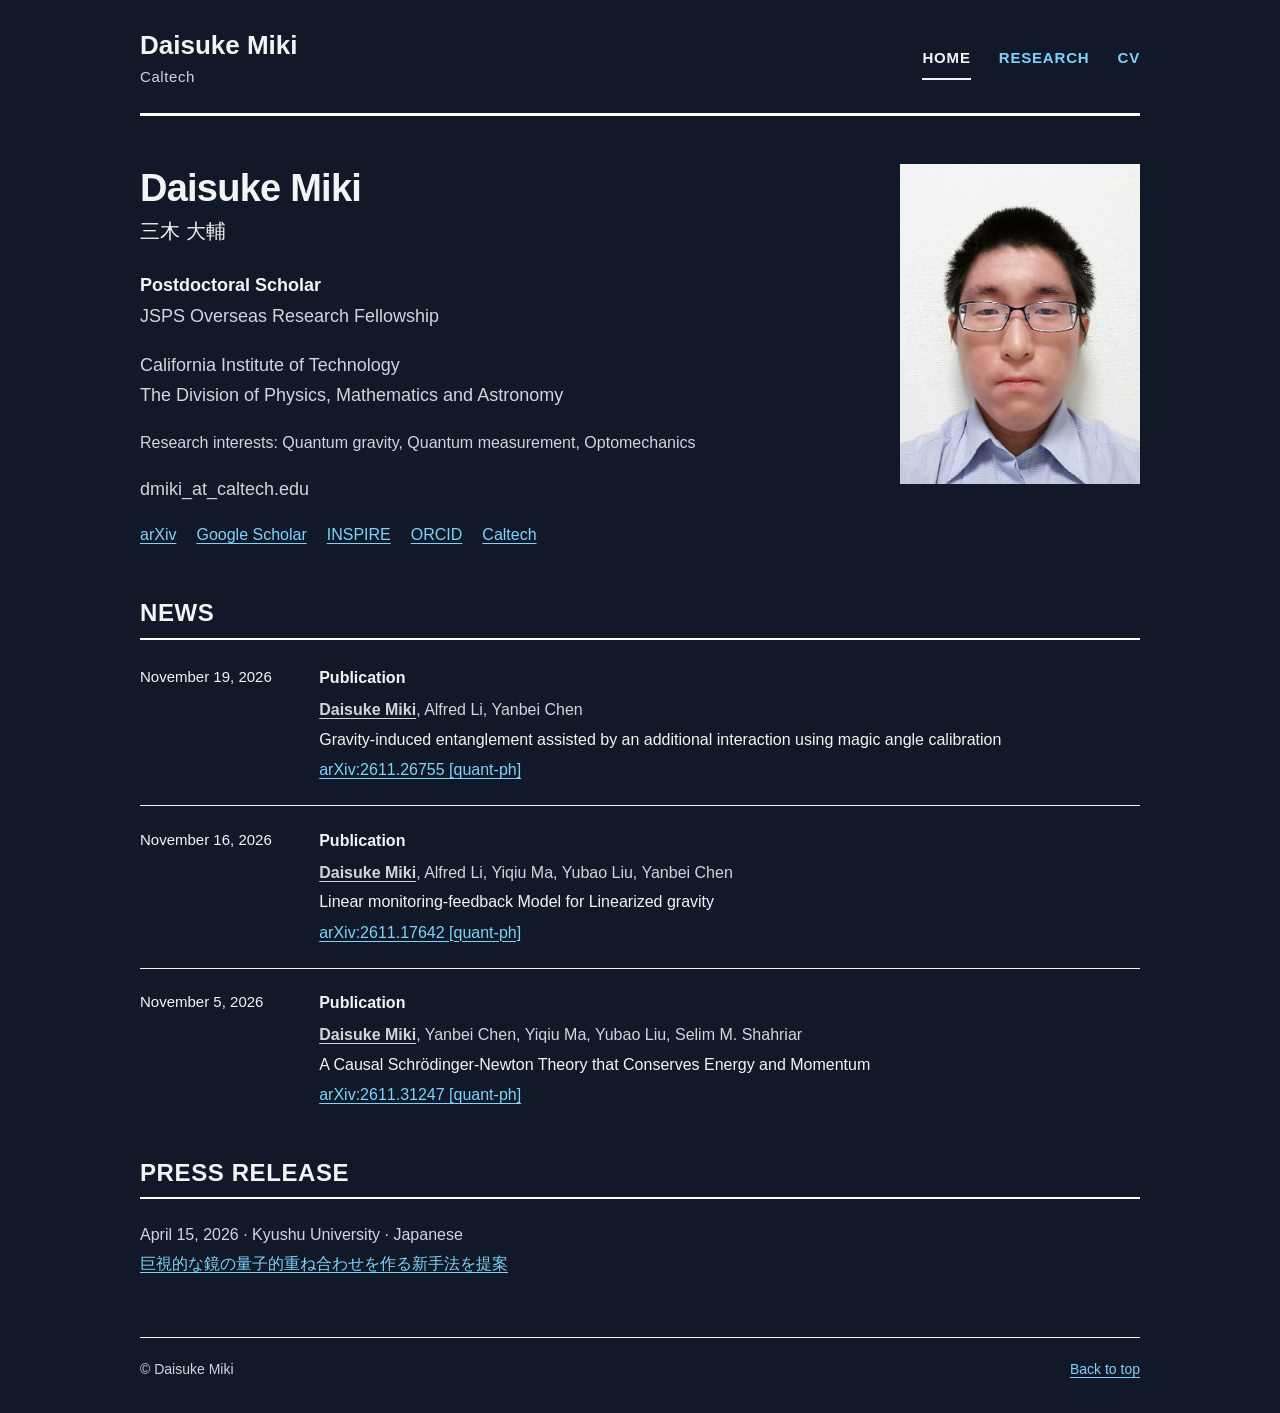
<file: index.html>
<!doctype html>
<html lang="en">
<head>
  <meta charset="utf-8">
  <meta name="viewport" content="width=device-width, initial-scale=1">
  <meta name="description" content="Daisuke Miki (三木 大輔), Postdoctoral Scholar at California Institute of Technology. Quantum gravity, quantum measurement, and optomechanics.">
  <meta name="referrer" content="no-referrer">
  <meta http-equiv="Content-Security-Policy" content="default-src 'none'; style-src 'self'; img-src 'self'; font-src 'self'; base-uri 'none'; form-action 'none'; object-src 'none'">
  <title>Home | Daisuke Miki (三木 大輔)</title>
  <link rel="canonical" href="https://dmikiphys.github.io/">
  <meta name="google-site-verification" content="wC47Yj40mLfmvoBVS8dh89OetqNr7B8jsYRSsnAYpxg">
  <meta property="og:title" content="Home | Daisuke Miki (三木 大輔)">
  <meta property="og:description" content="Daisuke Miki (三木 大輔), Postdoctoral Scholar at California Institute of Technology. Quantum gravity, quantum measurement, and optomechanics.">
  <meta property="og:type" content="profile">
  <meta property="og:site_name" content="Daisuke Miki">
  <meta property="og:locale" content="en_US">
  <meta property="og:locale:alternate" content="ja_JP">
  <meta property="og:url" content="https://dmikiphys.github.io/">
  <meta property="og:image" content="https://dmikiphys.github.io/assets/images/miki.jpg">
  <meta property="og:image:alt" content="Portrait of Daisuke Miki">
  <meta property="og:image:type" content="image/jpeg">
  <meta property="og:image:width" content="590">
  <meta property="og:image:height" content="787">
  <script type="application/ld+json">{"@context":"https://schema.org","@type":"ProfilePage","name":"Home | Daisuke Miki (三木 大輔)","description":"Daisuke Miki (三木 大輔), Postdoctoral Scholar at California Institute of Technology. Quantum gravity, quantum measurement, and optomechanics.","inLanguage":["en","ja"],"mainEntity":{"@type":"Person","name":"Daisuke Miki","alternateName":["三木 大輔","三木大輔"],"jobTitle":"Postdoctoral Scholar","affiliation":{"@type":"CollegeOrUniversity","name":"California Institute of Technology","department":{"@type":"Organization","name":"The Division of Physics, Mathematics and Astronomy"}},"knowsAbout":["Quantum gravity","Quantum measurement","Optomechanics"],"sameAs":["https://arxiv.org/search/?query=%22Daisuke+Miki%22\u0026searchtype=all\u0026abstracts=show\u0026order=-announced_date_first\u0026size=50","https://scholar.google.com/citations?user=i7cU7kQAAAAJ\u0026hl=ja","https://inspirehep.net/authors/1897456?ui-citation-summary=true","https://orcid.org/0000-0001-9707-1398","https://www.pma.caltech.edu/people/daisuke-miki"],"@id":"https://dmikiphys.github.io/#person","url":"https://dmikiphys.github.io/","image":"https://dmikiphys.github.io/assets/images/miki.jpg"},"@id":"https://dmikiphys.github.io/#webpage","url":"https://dmikiphys.github.io/"}</script>
  <link rel="stylesheet" href="assets/css/style.css">
</head>
<body id="top">
  <a class="skip-link" href="#main-content">Skip to content</a>
  <header class="site-header">
    <div class="container header-inner">
      <div class="brand"><a class="brand-name" href="index.html">Daisuke Miki</a><span class="brand-affiliation">Caltech</span></div>
      <nav aria-label="Main navigation" class="site-nav"><ul><li><a href="index.html" aria-current="page">HOME</a></li>
<li><a href="research.html">RESEARCH</a></li>
<li><a href="cv.html">CV</a></li></ul></nav>
    </div>
  </header>
  <main id="main-content" class="container" tabindex="-1">
    <section class="profile" aria-labelledby="profile-name">
      <div class="profile-copy">
        <h1 class="profile-name" id="profile-name">Daisuke Miki</h1>
        <p class="name-ja"><span lang="ja">三木 大輔</span></p>
        <p class="position">Postdoctoral Scholar</p>
        <p class="fellowship">JSPS Overseas Research Fellowship</p>
        <div class="affiliation"><p>California Institute of Technology</p><p>The Division of Physics, Mathematics and Astronomy</p></div>
        <p class="research-interests">Research interests: Quantum gravity, Quantum measurement, Optomechanics</p>
        <p class="email">dmiki_at_caltech.edu</p>
        <ul class="profile-links"><li><a href="https://arxiv.org/search/?query=%22Daisuke+Miki%22&amp;searchtype=all&amp;abstracts=show&amp;order=-announced_date_first&amp;size=50" target="_blank" rel="noopener noreferrer">arXiv</a></li><li><a href="https://scholar.google.com/citations?user=i7cU7kQAAAAJ&amp;hl=ja" target="_blank" rel="noopener noreferrer">Google Scholar</a></li><li><a href="https://inspirehep.net/authors/1897456?ui-citation-summary=true" target="_blank" rel="noopener noreferrer">INSPIRE</a></li><li><a href="https://orcid.org/0000-0001-9707-1398" target="_blank" rel="noopener noreferrer">ORCID</a></li><li><a href="https://www.pma.caltech.edu/people/daisuke-miki" target="_blank" rel="noopener noreferrer">Caltech</a></li></ul>
      </div>
      <img class="portrait" src="assets/images/miki.jpg" alt="Portrait of Daisuke Miki" width="590" height="787" decoding="async" fetchpriority="high">
    </section>
    <section aria-labelledby="news-heading"><h2 id="news-heading" class="section-heading">NEWS</h2>
      <ul class="news-list"><li class="news-item"><time datetime="2026-11-19">November 19, 2026</time><div class="news-body"><p class="news-label">Publication</p><p class="authors"><strong class="author-self">Daisuke Miki</strong>, Alfred Li, Yanbei Chen</p>
<p class="paper-title">Gravity-induced entanglement assisted by an additional interaction using magic angle calibration</p>
<ul class="entry-links"><li><a href="https://arxiv.org/abs/2611.26755" target="_blank" rel="noopener noreferrer">arXiv:2611.26755 [quant-ph]</a></li></ul></div></li><li class="news-item"><time datetime="2026-11-16">November 16, 2026</time><div class="news-body"><p class="news-label">Publication</p><p class="authors"><strong class="author-self">Daisuke Miki</strong>, Alfred Li, Yiqiu Ma, Yubao Liu, Yanbei Chen</p>
<p class="paper-title">Linear monitoring-feedback Model for Linearized gravity</p>
<ul class="entry-links"><li><a href="https://arxiv.org/abs/2611.17642" target="_blank" rel="noopener noreferrer">arXiv:2611.17642 [quant-ph]</a></li></ul></div></li><li class="news-item"><time datetime="2026-11-05">November 5, 2026</time><div class="news-body"><p class="news-label">Publication</p><p class="authors"><strong class="author-self">Daisuke Miki</strong>, Yanbei Chen, Yiqiu Ma, Yubao Liu, Selim M. Shahriar</p>
<p class="paper-title">A Causal Schrödinger-Newton Theory that Conserves Energy and Momentum</p>
<ul class="entry-links"><li><a href="https://arxiv.org/abs/2611.31247" target="_blank" rel="noopener noreferrer">arXiv:2611.31247 [quant-ph]</a></li></ul></div></li></ul>
    </section>
    <section id="press-release" class="research-section" aria-labelledby="press-release-heading">
      <h2 id="press-release-heading" class="section-heading">PRESS RELEASE</h2>
      <div class="press-entry"><p class="citation"><time datetime="2026-04-15">April 15, 2026</time> · Kyushu University · Japanese</p><p class="paper-title"><a href="https://www.kyushu-u.ac.jp/ja/researches/view/1453/" target="_blank" rel="noopener noreferrer"><span lang="ja">巨視的な鏡の量子的重ね合わせを作る新手法を提案</span></a></p></div>
    </section>
  </main>
  <footer class="site-footer"><div class="container footer-inner"><p>© Daisuke Miki</p><a href="#top">Back to top</a></div></footer>
</body>
</html>
</file>
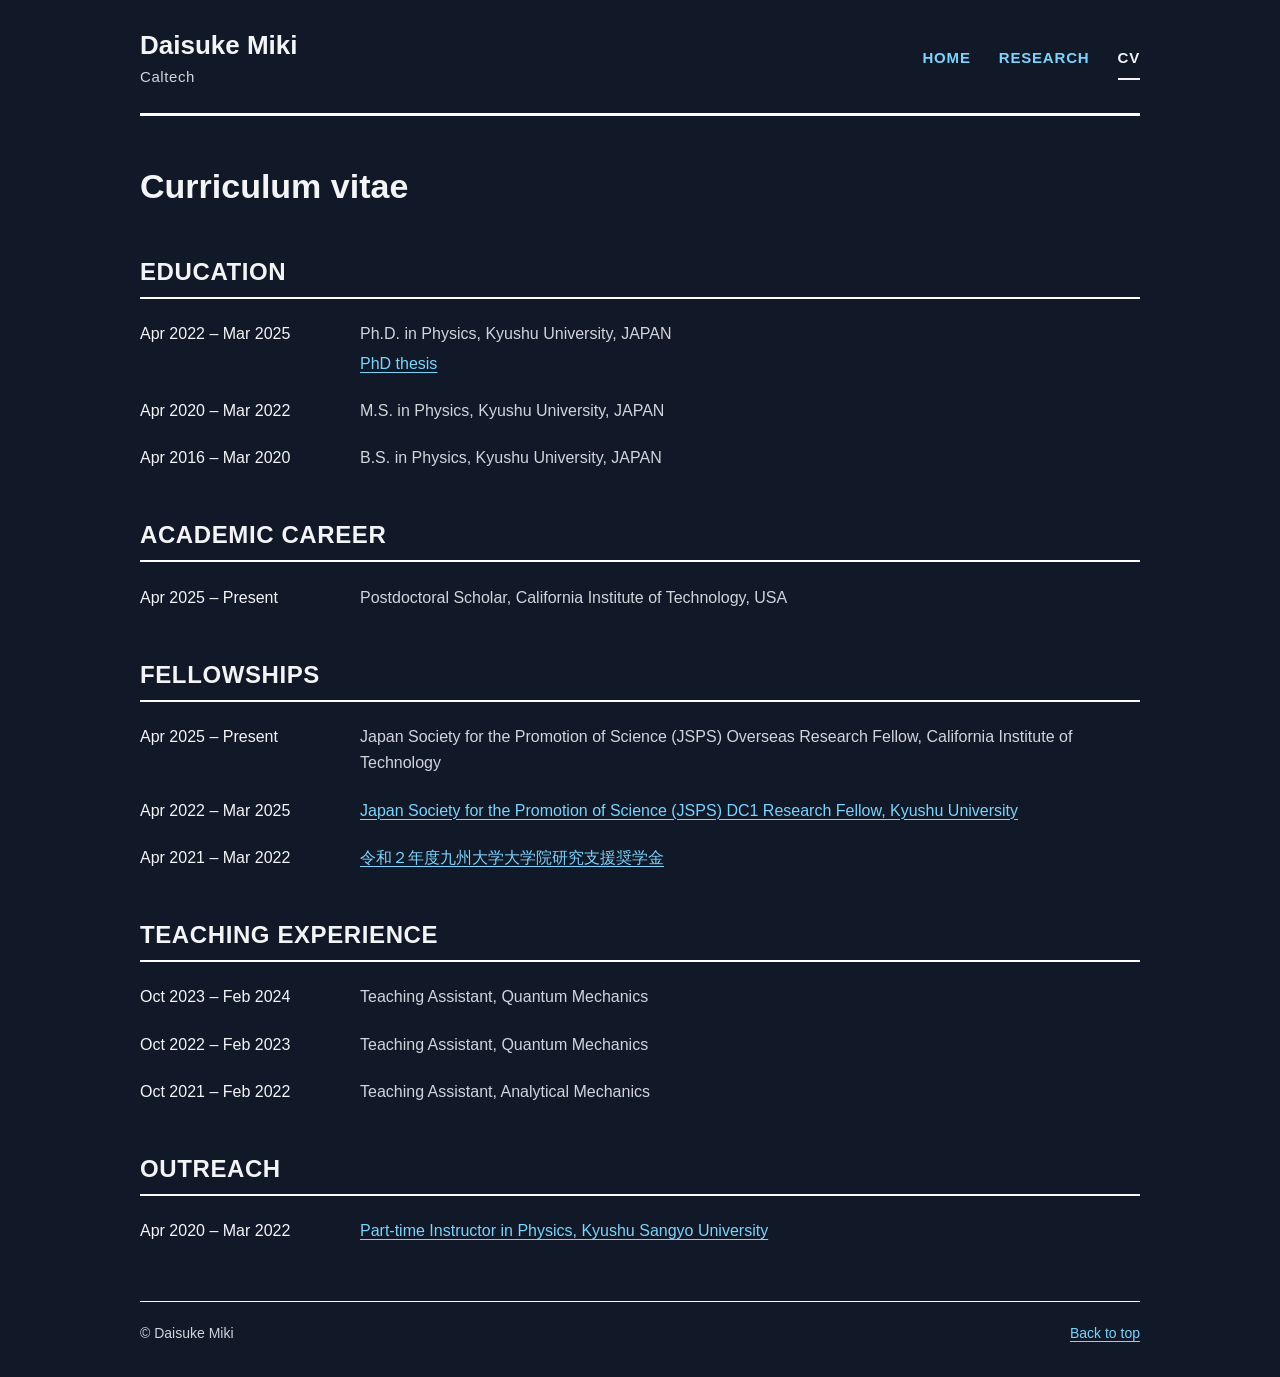
<file: cv.html>
<!doctype html>
<html lang="en">
<head>
  <meta charset="utf-8">
  <meta name="viewport" content="width=device-width, initial-scale=1">
  <meta name="description" content="Education, academic career, fellowships, teaching, and outreach of Daisuke Miki, a postdoctoral scholar at Caltech.">
  <meta name="referrer" content="no-referrer">
  <meta http-equiv="Content-Security-Policy" content="default-src 'none'; style-src 'self'; img-src 'self'; font-src 'self'; base-uri 'none'; form-action 'none'; object-src 'none'">
  <title>Curriculum vitae | Daisuke Miki (三木 大輔)</title>
  <link rel="canonical" href="https://dmikiphys.github.io/cv.html">
  <meta name="google-site-verification" content="wC47Yj40mLfmvoBVS8dh89OetqNr7B8jsYRSsnAYpxg">
  <meta property="og:title" content="Curriculum vitae | Daisuke Miki (三木 大輔)">
  <meta property="og:description" content="Education, academic career, fellowships, teaching, and outreach of Daisuke Miki, a postdoctoral scholar at Caltech.">
  <meta property="og:type" content="website">
  <meta property="og:site_name" content="Daisuke Miki">
  <meta property="og:locale" content="en_US">
  <meta property="og:locale:alternate" content="ja_JP">
  <meta property="og:url" content="https://dmikiphys.github.io/cv.html">
  <meta property="og:image" content="https://dmikiphys.github.io/assets/images/miki.jpg">
  <meta property="og:image:alt" content="Portrait of Daisuke Miki">
  <meta property="og:image:type" content="image/jpeg">
  <meta property="og:image:width" content="590">
  <meta property="og:image:height" content="787">
  <script type="application/ld+json">{"@context":"https://schema.org","@type":"WebPage","name":"Curriculum vitae | Daisuke Miki (三木 大輔)","description":"Education, academic career, fellowships, teaching, and outreach of Daisuke Miki, a postdoctoral scholar at Caltech.","inLanguage":["en","ja"],"about":{"@type":"Person","name":"Daisuke Miki","alternateName":["三木 大輔","三木大輔"],"jobTitle":"Postdoctoral Scholar","affiliation":{"@type":"CollegeOrUniversity","name":"California Institute of Technology","department":{"@type":"Organization","name":"The Division of Physics, Mathematics and Astronomy"}},"knowsAbout":["Quantum gravity","Quantum measurement","Optomechanics"],"sameAs":["https://arxiv.org/search/?query=%22Daisuke+Miki%22\u0026searchtype=all\u0026abstracts=show\u0026order=-announced_date_first\u0026size=50","https://scholar.google.com/citations?user=i7cU7kQAAAAJ\u0026hl=ja","https://inspirehep.net/authors/1897456?ui-citation-summary=true","https://orcid.org/0000-0001-9707-1398","https://www.pma.caltech.edu/people/daisuke-miki"],"@id":"https://dmikiphys.github.io/#person","url":"https://dmikiphys.github.io/","image":"https://dmikiphys.github.io/assets/images/miki.jpg"},"@id":"https://dmikiphys.github.io/cv.html#webpage","url":"https://dmikiphys.github.io/cv.html"}</script>
  <link rel="stylesheet" href="assets/css/style.css">
</head>
<body id="top">
  <a class="skip-link" href="#main-content">Skip to content</a>
  <header class="site-header">
    <div class="container header-inner">
      <div class="brand"><a class="brand-name" href="index.html">Daisuke Miki</a><span class="brand-affiliation">Caltech</span></div>
      <nav aria-label="Main navigation" class="site-nav"><ul><li><a href="index.html">HOME</a></li>
<li><a href="research.html">RESEARCH</a></li>
<li><a href="cv.html" aria-current="page">CV</a></li></ul></nav>
    </div>
  </header>
  <main id="main-content" class="container" tabindex="-1">
    <div class="page-heading"><h1>Curriculum vitae</h1></div>
<section class="cv-section" id="education" aria-labelledby="education-heading"><h2 class="section-heading" id="education-heading">EDUCATION</h2><ul class="cv-list"><li class="cv-item"><p class="cv-period">Apr 2022 – Mar 2025</p><div class="cv-detail"><p>Ph.D. in Physics, Kyushu University, JAPAN</p><p><a href="https://catalog.lib.kyushu-u.ac.jp/opac_detail_md/?lang=1&amp;amode=MD823&amp;bibid=7363580" target="_blank" rel="noopener noreferrer">PhD thesis</a></p></div></li><li class="cv-item"><p class="cv-period">Apr 2020 – Mar 2022</p><div class="cv-detail"><p>M.S. in Physics, Kyushu University, JAPAN</p></div></li><li class="cv-item"><p class="cv-period">Apr 2016 – Mar 2020</p><div class="cv-detail"><p>B.S. in Physics, Kyushu University, JAPAN</p></div></li></ul></section>
<section class="cv-section" id="academic-career" aria-labelledby="academic-career-heading"><h2 class="section-heading" id="academic-career-heading">ACADEMIC CAREER</h2><ul class="cv-list"><li class="cv-item"><p class="cv-period">Apr 2025 – Present</p><div class="cv-detail"><p>Postdoctoral Scholar, California Institute of Technology, USA</p></div></li></ul></section>
<section class="cv-section" id="fellowships" aria-labelledby="fellowships-heading"><h2 class="section-heading" id="fellowships-heading">FELLOWSHIPS</h2><ul class="cv-list"><li class="cv-item"><p class="cv-period">Apr 2025 – Present</p><div class="cv-detail"><p>Japan Society for the Promotion of Science (JSPS) Overseas Research Fellow, California Institute of Technology</p></div></li><li class="cv-item"><p class="cv-period">Apr 2022 – Mar 2025</p><div class="cv-detail"><p><a href="https://kaken.nii.ac.jp/ja/grant/KAKENHI-PROJECT-22KJ2476/" target="_blank" rel="noopener noreferrer">Japan Society for the Promotion of Science (JSPS) DC1 Research Fellow, Kyushu University</a></p></div></li><li class="cv-item"><p class="cv-period">Apr 2021 – Mar 2022</p><div class="cv-detail"><p><a href="https://www.kyushu-u.ac.jp/f/37872/2020kenkyushien.pdf" target="_blank" rel="noopener noreferrer"><span lang="ja">令和２年度九州大学大学院研究支援奨学金</span></a></p></div></li></ul></section>
<section class="cv-section" id="teaching-experience" aria-labelledby="teaching-experience-heading"><h2 class="section-heading" id="teaching-experience-heading">TEACHING EXPERIENCE</h2><ul class="cv-list"><li class="cv-item"><p class="cv-period">Oct 2023 – Feb 2024</p><div class="cv-detail"><p>Teaching Assistant, Quantum Mechanics</p></div></li><li class="cv-item"><p class="cv-period">Oct 2022 – Feb 2023</p><div class="cv-detail"><p>Teaching Assistant, Quantum Mechanics</p></div></li><li class="cv-item"><p class="cv-period">Oct 2021 – Feb 2022</p><div class="cv-detail"><p>Teaching Assistant, Analytical Mechanics</p></div></li></ul></section>
<section class="cv-section" id="outreach" aria-labelledby="outreach-heading"><h2 class="section-heading" id="outreach-heading">OUTREACH</h2><ul class="cv-list"><li class="cv-item"><p class="cv-period">Apr 2020 – Mar 2022</p><div class="cv-detail"><p><a href="https://www.kyusan-u.ac.jp/J/kougaku/kiso-sen/" target="_blank" rel="noopener noreferrer">Part-time Instructor in Physics, Kyushu Sangyo University</a></p></div></li></ul></section>
  </main>
  <footer class="site-footer"><div class="container footer-inner"><p>© Daisuke Miki</p><a href="#top">Back to top</a></div></footer>
</body>
</html>
</file>
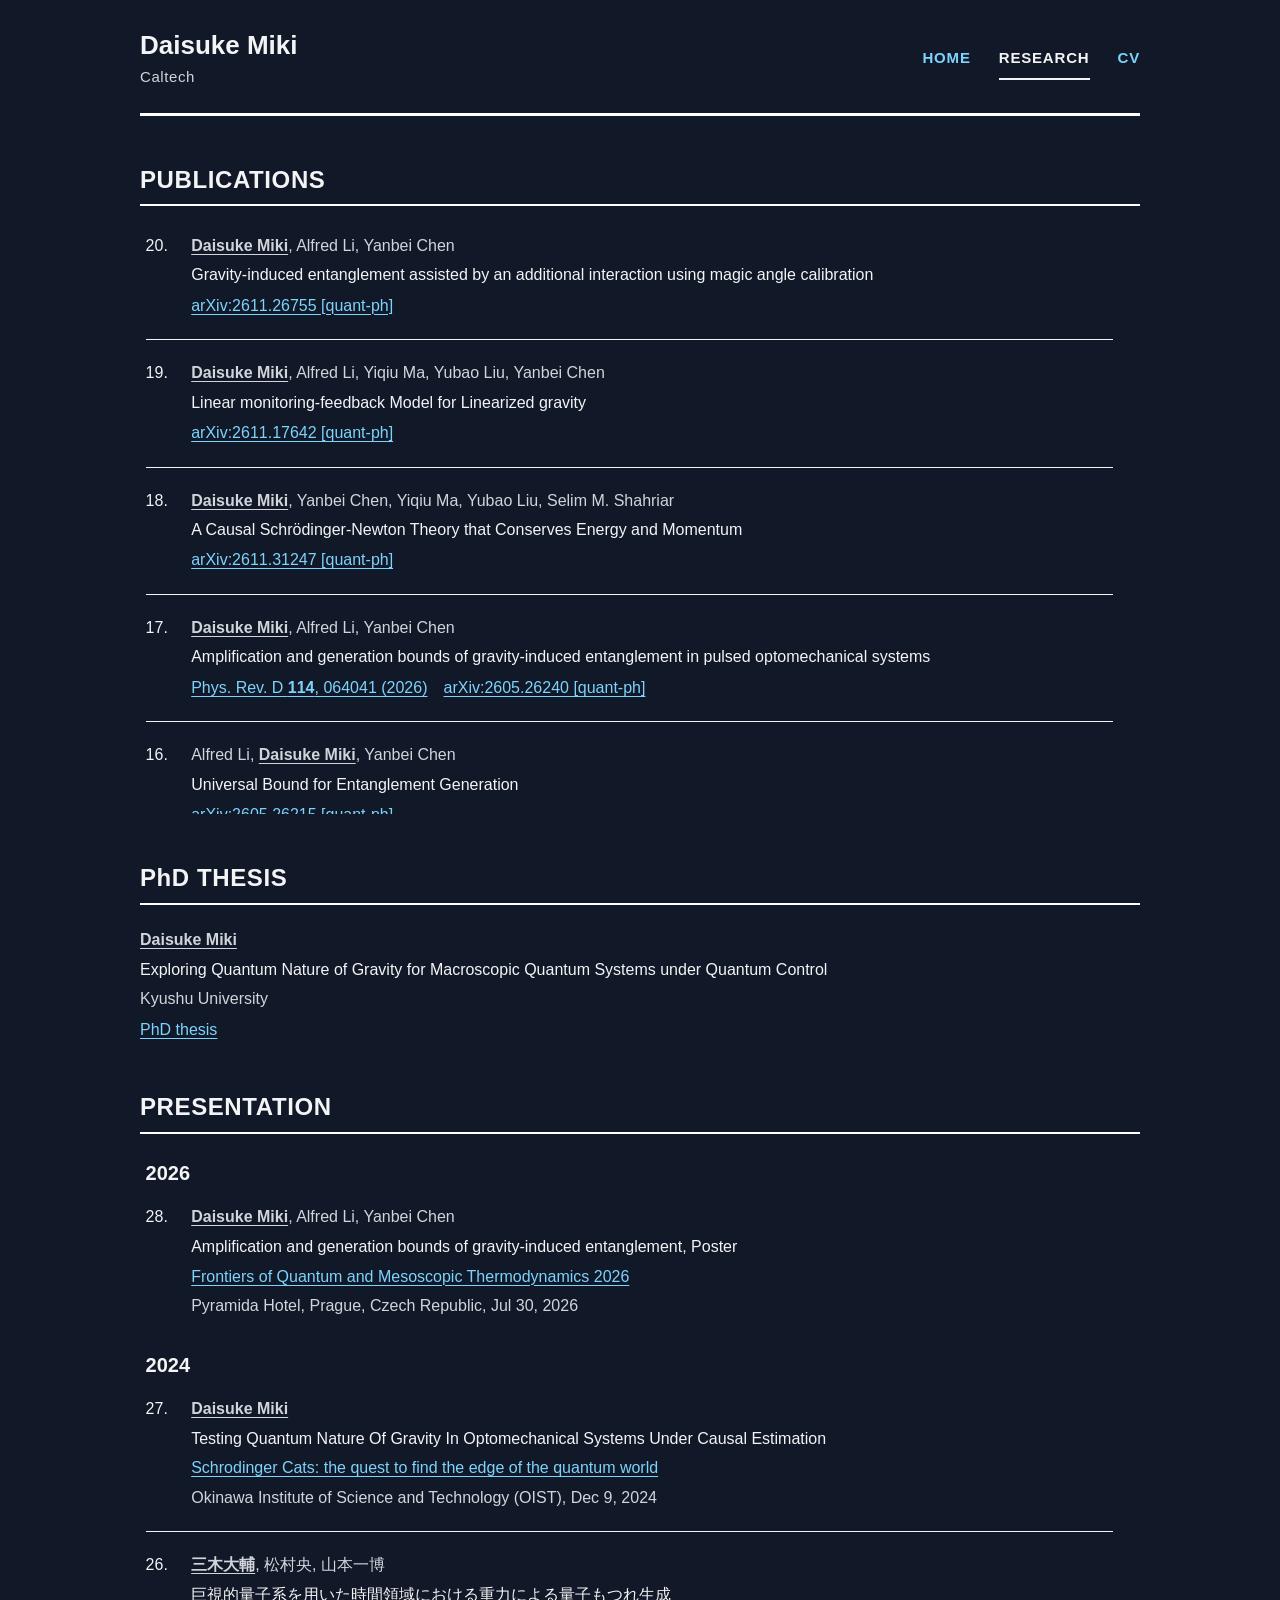
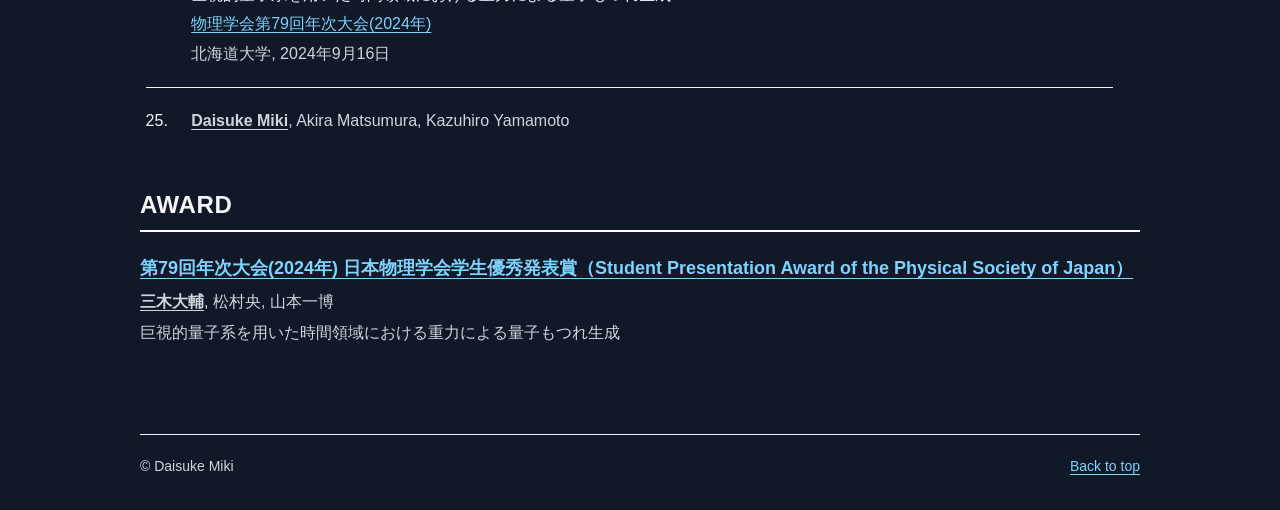
<file: research.html>
<!doctype html>
<html lang="en">
<head>
  <meta charset="utf-8">
  <meta name="viewport" content="width=device-width, initial-scale=1">
  <meta name="description" content="Publications, PhD thesis, presentations, and awards of Daisuke Miki in quantum gravity, quantum measurement, and optomechanics.">
  <meta name="referrer" content="no-referrer">
  <meta http-equiv="Content-Security-Policy" content="default-src 'none'; style-src 'self'; img-src 'self'; font-src 'self'; base-uri 'none'; form-action 'none'; object-src 'none'">
  <title>Publications and presentations | Daisuke Miki (三木 大輔)</title>
  <link rel="canonical" href="https://dmikiphys.github.io/research.html">
  <meta name="google-site-verification" content="wC47Yj40mLfmvoBVS8dh89OetqNr7B8jsYRSsnAYpxg">
  <meta property="og:title" content="Publications and presentations | Daisuke Miki (三木 大輔)">
  <meta property="og:description" content="Publications, PhD thesis, presentations, and awards of Daisuke Miki in quantum gravity, quantum measurement, and optomechanics.">
  <meta property="og:type" content="website">
  <meta property="og:site_name" content="Daisuke Miki">
  <meta property="og:locale" content="en_US">
  <meta property="og:locale:alternate" content="ja_JP">
  <meta property="og:url" content="https://dmikiphys.github.io/research.html">
  <meta property="og:image" content="https://dmikiphys.github.io/assets/images/miki.jpg">
  <meta property="og:image:alt" content="Portrait of Daisuke Miki">
  <meta property="og:image:type" content="image/jpeg">
  <meta property="og:image:width" content="590">
  <meta property="og:image:height" content="787">
  <script type="application/ld+json">{"@context":"https://schema.org","@type":"CollectionPage","name":"Publications and presentations | Daisuke Miki (三木 大輔)","description":"Publications, PhD thesis, presentations, and awards of Daisuke Miki in quantum gravity, quantum measurement, and optomechanics.","inLanguage":["en","ja"],"about":{"@type":"Person","name":"Daisuke Miki","alternateName":["三木 大輔","三木大輔"],"jobTitle":"Postdoctoral Scholar","affiliation":{"@type":"CollegeOrUniversity","name":"California Institute of Technology","department":{"@type":"Organization","name":"The Division of Physics, Mathematics and Astronomy"}},"knowsAbout":["Quantum gravity","Quantum measurement","Optomechanics"],"sameAs":["https://arxiv.org/search/?query=%22Daisuke+Miki%22\u0026searchtype=all\u0026abstracts=show\u0026order=-announced_date_first\u0026size=50","https://scholar.google.com/citations?user=i7cU7kQAAAAJ\u0026hl=ja","https://inspirehep.net/authors/1897456?ui-citation-summary=true","https://orcid.org/0000-0001-9707-1398","https://www.pma.caltech.edu/people/daisuke-miki"],"@id":"https://dmikiphys.github.io/#person","url":"https://dmikiphys.github.io/","image":"https://dmikiphys.github.io/assets/images/miki.jpg"},"@id":"https://dmikiphys.github.io/research.html#webpage","url":"https://dmikiphys.github.io/research.html"}</script>
  <link rel="stylesheet" href="assets/css/style.css">
</head>
<body id="top">
  <a class="skip-link" href="#main-content">Skip to content</a>
  <header class="site-header">
    <div class="container header-inner">
      <div class="brand"><a class="brand-name" href="index.html">Daisuke Miki</a><span class="brand-affiliation">Caltech</span></div>
      <nav aria-label="Main navigation" class="site-nav"><ul><li><a href="index.html">HOME</a></li>
<li><a href="research.html" aria-current="page">RESEARCH</a></li>
<li><a href="cv.html">CV</a></li></ul></nav>
    </div>
  </header>
  <main id="main-content" class="container" tabindex="-1">
    <section id="publication" class="research-section" aria-labelledby="publication-heading"><h1 class="section-heading" id="publication-heading">PUBLICATIONS</h1><div class="scroll-panel" role="region" tabindex="0" aria-labelledby="publication-heading"><ol class="record-list" reversed start="20" role="list"><li class="record" id="pub-20" value="20"><span class="record-number" aria-hidden="true">20.</span><div class="record-body"><p class="authors"><strong class="author-self">Daisuke Miki</strong>, Alfred Li, Yanbei Chen</p>
<p class="paper-title">Gravity-induced entanglement assisted by an additional interaction using magic angle calibration</p>
<ul class="entry-links"><li><a href="https://arxiv.org/abs/2611.26755" target="_blank" rel="noopener noreferrer">arXiv:2611.26755 [quant-ph]</a></li></ul></div></li>
<li class="record" id="pub-19" value="19"><span class="record-number" aria-hidden="true">19.</span><div class="record-body"><p class="authors"><strong class="author-self">Daisuke Miki</strong>, Alfred Li, Yiqiu Ma, Yubao Liu, Yanbei Chen</p>
<p class="paper-title">Linear monitoring-feedback Model for Linearized gravity</p>
<ul class="entry-links"><li><a href="https://arxiv.org/abs/2611.17642" target="_blank" rel="noopener noreferrer">arXiv:2611.17642 [quant-ph]</a></li></ul></div></li>
<li class="record" id="pub-18" value="18"><span class="record-number" aria-hidden="true">18.</span><div class="record-body"><p class="authors"><strong class="author-self">Daisuke Miki</strong>, Yanbei Chen, Yiqiu Ma, Yubao Liu, Selim M. Shahriar</p>
<p class="paper-title">A Causal Schrödinger-Newton Theory that Conserves Energy and Momentum</p>
<ul class="entry-links"><li><a href="https://arxiv.org/abs/2611.31247" target="_blank" rel="noopener noreferrer">arXiv:2611.31247 [quant-ph]</a></li></ul></div></li>
<li class="record" id="pub-17" value="17"><span class="record-number" aria-hidden="true">17.</span><div class="record-body"><p class="authors"><strong class="author-self">Daisuke Miki</strong>, Alfred Li, Yanbei Chen</p>
<p class="paper-title">Amplification and generation bounds of gravity-induced entanglement in pulsed optomechanical systems</p>
<ul class="entry-links"><li><a href="https://journals.aps.org/prd/abstract/10.1103/wv19-5t6p" target="_blank" rel="noopener noreferrer">Phys. Rev. D <strong>114</strong>, 064041 (2026)</a></li><li><a href="https://arxiv.org/abs/2605.26240" target="_blank" rel="noopener noreferrer">arXiv:2605.26240 [quant-ph]</a></li></ul></div></li>
<li class="record" id="pub-16" value="16"><span class="record-number" aria-hidden="true">16.</span><div class="record-body"><p class="authors">Alfred Li, <strong class="author-self">Daisuke Miki</strong>, Yanbei Chen</p>
<p class="paper-title">Universal Bound for Entanglement Generation</p>
<ul class="entry-links"><li><a href="https://arxiv.org/abs/2605.26215" target="_blank" rel="noopener noreferrer">arXiv:2605.26215 [quant-ph]</a></li></ul></div></li>
<li class="record" id="pub-15" value="15"><span class="record-number" aria-hidden="true">15.</span><div class="record-body"><p class="authors">Kosei Hatakeyama, Ryotaro Fukuzumi, Akira Matsumura, <strong class="author-self">Daisuke Miki</strong>, Kazuhiro Yamamoto</p>
<p class="paper-title">Measurement-based estimation of causal conditional variances and its application to macroscopic quantum phenomenon</p>
<ul class="entry-links"><li><a href="https://journals.aps.org/pra/abstract/10.1103/wp55-8kx3" target="_blank" rel="noopener noreferrer">Phys. Rev. A <strong>114</strong>, 032403 (2026)</a></li><li><a href="https://arxiv.org/abs/2603.16821" target="_blank" rel="noopener noreferrer">arXiv:2603.16821 [quant-ph]</a></li></ul></div></li>
<li class="record" id="pub-14" value="14"><span class="record-number" aria-hidden="true">14.</span><div class="record-body"><p class="authors">Ryotaro Fukuzumi, Kosei Hatakeyama, <strong class="author-self">Daisuke Miki</strong>, Kazuhiro Yamamoto</p>
<p class="paper-title">Momentum squeezed state realized via optimal filtering in optomechanics: Implications for gravity-induced entanglement</p>
<ul class="entry-links"><li><a href="https://journals.aps.org/prresearch/abstract/10.1103/zrs2-sk28" target="_blank" rel="noopener noreferrer">Phys. Rev. Res <strong>8</strong>, 023039 (2026)</a></li><li><a href="https://arxiv.org/abs/2508.14337" target="_blank" rel="noopener noreferrer">arXiv:2508.14337 [quant-ph]</a></li><li><a href="https://www.kyushu-u.ac.jp/ja/researches/view/1453/" target="_blank" rel="noopener noreferrer">Press release (Japanese)</a></li></ul></div></li>
<li class="record" id="pub-13" value="13"><span class="record-number" aria-hidden="true">13.</span><div class="record-body"><p class="authors">Kosei Hatakeyama, <strong class="author-self">Daisuke Miki</strong>, Kazuhiro Yamamoto</p>
<p class="paper-title">Theoretical study of the squeezed-light-enhanced sensitivity to gravity-induced entanglement via finite-time analysis</p>
<ul class="entry-links"><li><a href="https://doi.org/10.1103/1mfv-y24t" target="_blank" rel="noopener noreferrer">Phys. Rev. D <strong>113</strong>, 024025 (2026)</a></li><li><a href="https://arxiv.org/abs/2508.01397" target="_blank" rel="noopener noreferrer">arXiv:2508.01397 [quant-ph]</a></li></ul></div></li>
<li class="record" id="pub-12" value="12"><span class="record-number" aria-hidden="true">12.</span><div class="record-body"><p class="authors">Nobuyuki Matsumoto, Katsuta Sakai, Kosei Hatakeyama, Kiwamu Izumi, <strong class="author-self">Daisuke Miki</strong>, Satoshi Iso, Akira Matsumura, Kazuhiro Yamamoto</p>
<p class="paper-title">Space-based cm/kg-scale Laser Interferometer for Quantum Gravity</p>
<ul class="entry-links"><li><a href="https://arxiv.org/abs/2507.12899" target="_blank" rel="noopener noreferrer">arXiv:2507.12899 [gr-qc]</a></li></ul></div></li>
<li class="record" id="pub-11" value="11"><span class="record-number" aria-hidden="true">11.</span><div class="record-body"><p class="authors"><strong class="author-self">Daisuke Miki</strong>, Youka Kaku, Yubao Liu, Yiqiu Ma, Yanbei Chen</p>
<p class="paper-title">The Role of Quantum Measurements when Testing the Quantum Nature of Gravity</p>
<ul class="entry-links"><li><a href="https://doi.org/10.1103/PhysRevD.111.104084" target="_blank" rel="noopener noreferrer">Phys. Rev. D <strong>111</strong>, 104084 (2025)</a></li><li><a href="https://arxiv.org/abs/2503.11882" target="_blank" rel="noopener noreferrer">arXiv:2503.11882 [quant-ph]</a></li></ul></div></li>
<li class="record" id="pub-10" value="10"><span class="record-number" aria-hidden="true">10.</span><div class="record-body"><p class="authors"><strong class="author-self">Daisuke Miki</strong>, Akira Matsumura, Kazuhiro Yamamoto</p>
<p class="paper-title">Feasible generation of gravity-induced entanglement by using optomechanical systems</p>
<ul class="entry-links"><li><a href="https://journals.aps.org/prd/abstract/10.1103/PhysRevD.110.024057" target="_blank" rel="noopener noreferrer">Phys. Rev. D <strong>110</strong>, 024057 (2024)</a></li><li><a href="https://arxiv.org/abs/2406.04361" target="_blank" rel="noopener noreferrer">arXiv:2406.04361 [quant-ph]</a></li></ul></div></li>
<li class="record" id="pub-09" value="9"><span class="record-number" aria-hidden="true">09.</span><div class="record-body"><p class="authors"><strong class="author-self">Daisuke Miki</strong>, Akira Matsumura, Kazuhiro Yamamoto</p>
<p class="paper-title">Negativity volume of the generalized Wigner function in gravitating hybrid system</p>
<ul class="entry-links"><li><a href="https://arxiv.org/abs/2311.10980" target="_blank" rel="noopener noreferrer">arXiv:2311.10980 [quant-ph]</a></li></ul></div></li>
<li class="record" id="pub-08" value="8"><span class="record-number" aria-hidden="true">08.</span><div class="record-body"><p class="authors">Masaki Tani, Kosei Hatakeyama, <strong class="author-self">Daisuke Miki</strong>, Yuki Yamasaki, Kazuhiro Yamamoto</p>
<p class="paper-title">Violation of the two-time Leggett-Garg inequalities for a coarse-grained quantum field</p>
<ul class="entry-links"><li><a href="https://journals.aps.org/pra/abstract/10.1103/PhysRevA.109.032213?ft=1" target="_blank" rel="noopener noreferrer">Phys. Rev. A <strong>109</strong>, 032213 (2024)</a></li><li><a href="https://arxiv.org/abs/2311.02867" target="_blank" rel="noopener noreferrer">arXiv:2311.02867 [gr-qc]</a></li></ul></div></li>
<li class="record" id="pub-07" value="7"><span class="record-number" aria-hidden="true">07.</span><div class="record-body"><p class="authors"><strong class="author-self">Daisuke Miki</strong>, Akira Matsumura, Kazuhiro Yamamoto</p>
<p class="paper-title">Quantum signature of gravity in optomechanical systems with conditional measurement</p>
<ul class="entry-links"><li><a href="https://journals.aps.org/prd/abstract/10.1103/PhysRevD.109.064090" target="_blank" rel="noopener noreferrer">Phys. Rev. D <strong>109</strong>, 064090 (2024)</a></li><li><a href="https://arxiv.org/abs/2311.00563" target="_blank" rel="noopener noreferrer">arXiv:2311.00563 [gr-qc]</a></li></ul></div></li>
<li class="record" id="pub-06" value="6"><span class="record-number" aria-hidden="true">06.</span><div class="record-body"><p class="authors">Kosei Hatakeyama, <strong class="author-self">Daisuke Miki</strong>, Masaki Tani, Yuuki Yamasaki, Satoshi Iso, Apriadi Salim Adam, Ar Rohim, Kazuhiro Yamamoto</p>
<p class="paper-title">Violation of the two-time Leggett-Garg inequalities for a harmonic oscillator</p>
<ul class="entry-links"><li><a href="https://journals.aps.org/pra/abstract/10.1103/PhysRevA.110.012223" target="_blank" rel="noopener noreferrer">Phys. Rev. A <strong>110</strong>, 012223 (2024)</a></li><li><a href="https://arxiv.org/abs/2310.16471" target="_blank" rel="noopener noreferrer">arXiv:2310.16471 [quant-ph]</a></li></ul></div></li>
<li class="record" id="pub-05" value="5"><span class="record-number" aria-hidden="true">05.</span><div class="record-body"><p class="authors">Tomoya Shichijo, Nobuyuki Matsumoto, Akira Matsumura, <strong class="author-self">Daisuke Miki</strong>, Yuuki Sugiyama, Kazuhiro Yamamoto</p>
<p class="paper-title">Quantum state of a suspended mirror coupled to cavity light -- Wiener filter analysis of the pendulum and rotational modes</p>
<ul class="entry-links"><li><a href="https://arxiv.org/abs/2303.04511" target="_blank" rel="noopener noreferrer">arXiv:2303.04511 [quant-ph]</a></li></ul></div></li>
<li class="record" id="pub-04" value="4"><span class="record-number" aria-hidden="true">04.</span><div class="record-body"><p class="authors">Yuuki Sugiyama, Tomoya Shichijo, Nobuyuki Matsumoto, Akira Matsumura, <strong class="author-self">Daisuke Miki</strong>, Kazuhiro Yamamoto</p>
<p class="paper-title">Effective description of a suspended mirror coupled to cavity light: Limitations of Q-enhancement due to normal mode splitting by an optical spring</p>
<ul class="entry-links"><li><a href="https://journals.aps.org/pra/abstract/10.1103/PhysRevA.107.033515" target="_blank" rel="noopener noreferrer">Phys. Rev. A <strong>107</strong>, 033515 (2023)</a></li><li><a href="https://arxiv.org/abs/2212.11056" target="_blank" rel="noopener noreferrer">arXiv:2212.11056 [optics]</a></li></ul></div></li>
<li class="record" id="pub-03" value="3"><span class="record-number" aria-hidden="true">03.</span><div class="record-body"><p class="authors"><strong class="author-self">Daisuke Miki</strong>, Nobuyuki Matsumoto, Akira Matsumura, Tomoya Shichijo, Yuuki Sugiyama, Kazuhiro Yamamoto, Naoki Yamamoto</p>
<p class="paper-title">Generating quantum entanglement between macroscopic objects with continuous measurement and feedback control</p>
<ul class="entry-links"><li><a href="https://journals.aps.org/pra/abstract/10.1103/PhysRevA.107.032410" target="_blank" rel="noopener noreferrer">Phys. Rev. A <strong>107</strong>, 032410 (2023)</a></li><li><a href="https://arxiv.org/abs/2210.13169" target="_blank" rel="noopener noreferrer">arXiv:2210.13169 [quant-ph]</a></li></ul></div></li>
<li class="record" id="pub-02" value="2"><span class="record-number" aria-hidden="true">02.</span><div class="record-body"><p class="authors"><strong class="author-self">Daisuke Miki</strong>, Akira Matsumura, Kazuhiro Yamamoto</p>
<p class="paper-title">Non-Gaussian entanglement in gravitating masses: The role of cumulants</p>
<ul class="entry-links"><li><a href="https://journals.aps.org/prd/abstract/10.1103/PhysRevD.105.026011" target="_blank" rel="noopener noreferrer">Phys. Rev. D <strong>105</strong>, 026011 (2022)</a></li><li><a href="https://arxiv.org/abs/2108.00662" target="_blank" rel="noopener noreferrer">arXiv:2108.00662 [quant-ph]</a></li></ul></div></li>
<li class="record" id="pub-01" value="1"><span class="record-number" aria-hidden="true">01.</span><div class="record-body"><p class="authors"><strong class="author-self">Daisuke Miki</strong>, Akira Matsumura, Kazuhiro Yamamoto</p>
<p class="paper-title">Entanglement and decoherence of massive particles due to gravity</p>
<ul class="entry-links"><li><a href="https://journals.aps.org/prd/abstract/10.1103/PhysRevD.103.026017" target="_blank" rel="noopener noreferrer">Phys. Rev. D <strong>103</strong>, 026017 (2021)</a></li><li><a href="https://arxiv.org/abs/2010.05159" target="_blank" rel="noopener noreferrer">arXiv:2010.05159 [gr-qc]</a></li></ul></div></li></ol></div></section>
    <section id="phd-thesis" class="research-section" aria-labelledby="phd-thesis-heading"><h2 class="section-heading" id="phd-thesis-heading">PhD THESIS</h2><div class="thesis-entry"><p class="authors"><strong class="author-self">Daisuke Miki</strong></p><p class="paper-title">Exploring Quantum Nature of Gravity for Macroscopic Quantum Systems under Quantum Control</p><p class="citation">Kyushu University</p><ul class="entry-links"><li><a href="https://catalog.lib.kyushu-u.ac.jp/opac_detail_md/?lang=1&amp;amode=MD823&amp;bibid=7363580" target="_blank" rel="noopener noreferrer">PhD thesis</a></li></ul></div></section>
    <section id="presentation" class="research-section" aria-labelledby="presentation-heading"><h2 class="section-heading" id="presentation-heading">PRESENTATION</h2><div class="scroll-panel" role="region" tabindex="0" aria-labelledby="presentation-heading"><h3 class="year-heading">2026</h3><ol class="record-list" reversed start="28" role="list"><li class="record" id="talk-28" value="28"><span class="record-number" aria-hidden="true">28.</span><div class="record-body"><p class="authors"><strong class="author-self">Daisuke Miki</strong>, Alfred Li, Yanbei Chen</p><p class="paper-title">Amplification and generation bounds of gravity-induced entanglement, Poster</p><p class="citation"><a href="https://fqmt.fzu.cz/26/" target="_blank" rel="noopener noreferrer">Frontiers of Quantum and Mesoscopic Thermodynamics 2026</a></p><p>Pyramida Hotel, Prague, Czech Republic, Jul 30, 2026</p></div></li></ol><h3 class="year-heading">2024</h3><ol class="record-list" reversed start="27" role="list"><li class="record" id="talk-27" value="27"><span class="record-number" aria-hidden="true">27.</span><div class="record-body"><p class="authors"><strong class="author-self">Daisuke Miki</strong></p><p class="paper-title">Testing Quantum Nature Of Gravity In Optomechanical Systems Under Causal Estimation</p><p class="citation"><a href="https://groups.oist.jp/qcatz" target="_blank" rel="noopener noreferrer">Schrodinger Cats: the quest to find the edge of the quantum world</a></p><p>Okinawa Institute of Science and Technology (OIST), Dec 9, 2024</p></div></li>
<li class="record" id="talk-26" value="26"><span class="record-number" aria-hidden="true">26.</span><div class="record-body"><p class="authors"><strong class="author-self"><span lang="ja">三木大輔</span></strong>, <span lang="ja">松村央</span>, <span lang="ja">山本一博</span></p><p class="paper-title"><span lang="ja">巨視的量子系を用いた時間領域における重力による量子もつれ生成</span></p><p class="citation"><a href="https://strage.toyoag.jp/jps_search/2024au/data2/html/programu.html#j16pC310" target="_blank" rel="noopener noreferrer"><span lang="ja">物理学会第79回年次大会(2024年)</span></a></p><p><span lang="ja">北海道大学, 2024年9月16日</span></p></div></li>
<li class="record" id="talk-25" value="25"><span class="record-number" aria-hidden="true">25.</span><div class="record-body"><p class="authors"><strong class="author-self">Daisuke Miki</strong>, Akira Matsumura, Kazuhiro Yamamoto</p><p class="paper-title">Quantum signature of gravity in optomechanical systems</p><p class="citation"><a href="https://sites.google.com/g.ecc.u-tokyo.ac.jp/qgw2024/" target="_blank" rel="noopener noreferrer">Quantum probes for gravity workshop 2024</a></p><p>University of Tokyo, Sep 9, 2024</p></div></li>
<li class="record" id="talk-24" value="24"><span class="record-number" aria-hidden="true">24.</span><div class="record-body"><p class="authors"><strong class="author-self"><span lang="ja">三木大輔</span></strong></p><p class="paper-title"><span lang="ja">巨視的振動子の量子制御と重力の量子性</span></p><p class="citation"><a href="https://sites.google.com/view/qgdarkside/home?authuser=0" target="_blank" rel="noopener noreferrer"><span lang="ja">量子重力の視点で探る宇宙のダークサイド</span></a></p><p><span lang="ja">下関グランドホテル, 2024年8月4日</span></p></div></li>
<li class="record" id="talk-23" value="23"><span class="record-number" aria-hidden="true">23.</span><div class="record-body"><p class="authors"><strong class="author-self">Daisuke Miki</strong></p><p class="paper-title">Distinguishing quantum and semi-classical signatures of gravity by using time-delay measurements</p><p class="citation"><a href="https://sites.google.com/view/cosmologykyushu/%E3%82%B3%E3%83%AD%E3%82%AD%E3%82%A6%E3%83%A0/workshop" target="_blank" rel="noopener noreferrer">&quot;Gravity and Quantum&quot; Workshop series</a></p><p>Kyushu University, Jul 8, 2024</p></div></li>
<li class="record" id="talk-22" value="22"><span class="record-number" aria-hidden="true">22.</span><div class="record-body"><p class="authors"><strong class="author-self">Daisuke Miki</strong></p><p class="paper-title">Generating gravity-induced entanglement between mechanical mirrors in the time domain with quantum control</p><p class="citation"><a href="https://sites.google.com/view/cosmologykyushu/%E3%82%B3%E3%83%AD%E3%82%AD%E3%82%A6%E3%83%A0/workshop" target="_blank" rel="noopener noreferrer">&quot;Gravity and Quantum&quot; Workshop series</a></p><p>Kyushu University, Jun 4, 2024</p></div></li>
<li class="record" id="talk-21" value="21"><span class="record-number" aria-hidden="true">21.</span><div class="record-body"><p class="authors"><strong class="author-self"><span lang="ja">三木大輔</span></strong>, <span lang="ja">松村央</span>, <span lang="ja">山本一博</span></p><p class="paper-title"><span lang="ja">量子制御されたオプトメカ系における重力の量子性の検証</span></p><p class="citation"><a href="https://strage.toyoag.jp/jps_search/2024sp/data2/html/program01.html#j20aA1" target="_blank" rel="noopener noreferrer"><span lang="ja">物理学会2024年春季大会</span></a></p><p><span lang="ja">オンライン、2024年3月19日</span></p></div></li></ol><h3 class="year-heading">2023</h3><ol class="record-list" reversed start="20" role="list"><li class="record" id="talk-20" value="20"><span class="record-number" aria-hidden="true">20.</span><div class="record-body"><p class="authors"><strong class="author-self">Daisuke Miki</strong>, Akira Matsumura, Kazuhiro Yamamoto</p><p class="paper-title">Generating quantum entanglement between macroscopic objects in optomehcanical systems with feedback control, Poster</p><p class="citation"><a href="https://groups.oist.jp/fqm23" target="_blank" rel="noopener noreferrer">Feedback in Quantum Machines 2023</a></p><p>Okinawa Institute of Science and Technology (OIST), Nov 27, 2023</p></div></li>
<li class="record" id="talk-19" value="19"><span class="record-number" aria-hidden="true">19.</span><div class="record-body"><p class="authors"><strong class="author-self"><span lang="ja">三木大輔</span></strong>, <span lang="ja">松村央</span>, <span lang="ja">山本一博</span></p><p class="paper-title"><span lang="ja">オプトメカの量子制御を通した重力による量子もつれ生成</span></p><p class="citation"><a href="https://strage.toyoag.jp/jps_search/2023au/data2/html/programu.html#j18aT29" target="_blank" rel="noopener noreferrer"><span lang="ja">日本物理学会第78回年次大会(2023年)</span></a></p><p><span lang="ja">東北大学、2023年9月18日</span></p></div></li>
<li class="record" id="talk-18" value="18"><span class="record-number" aria-hidden="true">18.</span><div class="record-body"><p class="authors"><strong class="author-self">Daisuke Miki</strong></p><p class="paper-title">Generating quantum entanglement between macroscopic objects</p><p class="citation"><a href="https://kyushu-quanta.com/workshop/" target="_blank" rel="noopener noreferrer">&quot;Gravity and Quantum&quot; Workshop</a></p><p>Kyushu University, May 9, 2023</p></div></li>
<li class="record" id="talk-17" value="17"><span class="record-number" aria-hidden="true">17.</span><div class="record-body"><p class="authors"><strong class="author-self"><span lang="ja">三木大輔</span></strong>, <span lang="ja">松本伸之</span>, <span lang="ja">松村央</span>, <span lang="ja">七條友哉</span>, <span lang="ja">杉山祐紀</span>, <span lang="ja">山本一博</span>, <span lang="ja">山本直樹</span></p><p class="paper-title"><span lang="ja">オプトメカの量子制御を通した巨視的物体間の量子もつれ生成</span></p><p class="citation"><a href="https://strage.toyoag.jp/jps_search/2023sp/data2/html/programu.html#j22aW1" target="_blank" rel="noopener noreferrer"><span lang="ja">日本物理学会2023年度春季大会</span></a></p><p><span lang="ja">オンライン、2023年3月22日</span></p></div></li></ol><h3 class="year-heading">2022</h3><ol class="record-list" reversed start="16" role="list"><li class="record" id="talk-16" value="16"><span class="record-number" aria-hidden="true">16.</span><div class="record-body"><p class="authors"><strong class="author-self"><span lang="ja">三木大輔</span></strong></p><p class="paper-title">Generating quantum entanglement between macroscopic objects with continuous measurement</p><p class="citation">QJM meeting</p><p><span lang="ja">オンライン、2022年12月23日</span></p></div></li>
<li class="record" id="talk-15" value="15"><span class="record-number" aria-hidden="true">15.</span><div class="record-body"><p class="authors"><strong class="author-self"><span lang="ja">三木大輔</span></strong>, <span lang="ja">松本伸之</span>, <span lang="ja">松村央</span>, <span lang="ja">七條友哉</span>, <span lang="ja">杉山祐紀</span>, <span lang="ja">山本一博</span>, <span lang="ja">山本直樹</span></p><p class="paper-title"><span lang="ja">オプトメカの量子制御を通したマクロな物体間の量子もつれ生成</span></p><p class="citation"><a href="https://ken.ieice.org/ken/program/index.php?tgs_regid=2a4d463864949b203efc7fdf2dc016141f96a9fd5465700ed40db0e40da98245" target="_blank" rel="noopener noreferrer"><span lang="ja">第47回量子情報技術研究会(QIT47)</span></a></p><p><span lang="ja">オンライン、2022年12月8日</span></p></div></li>
<li class="record" id="talk-14" value="14"><span class="record-number" aria-hidden="true">14.</span><div class="record-body"><p class="authors"><strong class="author-self">Daisuke Miki</strong></p><p class="paper-title">Generating quantum entanglement between macroscopic objects with continuous measurement and feedback control</p><p class="citation"><a href="https://www.resceu.s.u-tokyo.ac.jp/symposium/jgrg31/program.html" target="_blank" rel="noopener noreferrer">JGRG31</a></p><p>University of Tokyo, Oct 25, 2022</p></div></li>
<li class="record" id="talk-13" value="13"><span class="record-number" aria-hidden="true">13.</span><div class="record-body"><p class="authors"><strong class="author-self"><span lang="ja">三木大輔</span></strong>, <span lang="ja">七條友哉</span>, <span lang="ja">杉山祐紀</span>, <span lang="ja">松村央</span>, <span lang="ja">松本伸之</span>, <span lang="ja">山本直樹</span>, <span lang="ja">山本一博</span></p><p class="paper-title"><span lang="ja">マクロな量子系の量子もつれの生成：オプトメカの連続測定による量子制御</span></p><p class="citation"><a href="https://strage.toyoag.jp/jps_search/2022au/data2/html/program01.html#j13aW934" target="_blank" rel="noopener noreferrer"><span lang="ja">日本物理学会2022秋季大会</span></a></p><p><span lang="ja">東京工業大学、2022年9月13日</span></p></div></li></ol><h3 class="year-heading">2021</h3><ol class="record-list" reversed start="12" role="list"><li class="record" id="talk-12" value="12"><span class="record-number" aria-hidden="true">12.</span><div class="record-body"><p class="authors"><strong class="author-self">Daisuke Miki</strong></p><p class="paper-title">Non-Gaussian entanglement in gravitating masses</p><p class="citation"><a href="https://www.tsujikawa.phys.waseda.ac.jp/jgrg30/" target="_blank" rel="noopener noreferrer">JGRG30</a></p><p>Online, Dec 6, 2021</p></div></li>
<li class="record" id="talk-11" value="11"><span class="record-number" aria-hidden="true">11.</span><div class="record-body"><p class="authors"><strong class="author-self"><span lang="ja">三木大輔</span></strong>, <span lang="ja">松村央</span>, <span lang="ja">山本一博</span></p><p class="paper-title"><span lang="ja">重力の量子性と非ガウス状態の量子もつれ</span></p><p class="citation"><a href="https://www.ieice.org/es/qit/qit45/" target="_blank" rel="noopener noreferrer"><span lang="ja">第45回量子情報技術研究会 (QIT45)</span></a></p><p><span lang="ja">オンライン、2021年12月1日</span></p></div></li>
<li class="record" id="talk-10" value="10"><span class="record-number" aria-hidden="true">10.</span><div class="record-body"><p class="authors"><strong class="author-self"><span lang="ja">三木大輔</span></strong></p><p class="paper-title"><span lang="ja">光学振動子系における非ガウス状態の量子もつれ</span></p><p class="citation"><a href="http://www2.yukawa.kyoto-u.ac.jp/~qg21/" target="_blank" rel="noopener noreferrer"><span lang="ja">巨視的量子現象と量子重力</span></a></p><p><span lang="ja">京都大学、2021年10月13日</span></p></div></li>
<li class="record" id="talk-09" value="9"><span class="record-number" aria-hidden="true">09.</span><div class="record-body"><p class="authors"><strong class="author-self"><span lang="ja">三木大輔</span></strong></p><p class="paper-title"><span lang="ja">重力の量子性と非ガウス性</span></p><p class="citation"><a href="https://www.phys.kyushu-u.ac.jp/koho/pdf/annual21.pdf#page=43" target="_blank" rel="noopener noreferrer"><span lang="ja">重力と量子に関する九大名大ジョイントミニワークショップ</span> (Official activity report, PDF, p. 41)</a></p><p><span lang="ja">九州大学、2021年10月2日</span></p></div></li>
<li class="record" id="talk-08" value="8"><span class="record-number" aria-hidden="true">08.</span><div class="record-body"><p class="authors"><strong class="author-self"><span lang="ja">三木大輔</span></strong>, <span lang="ja">松村央</span>, <span lang="ja">山本一博</span></p><p class="paper-title"><span lang="ja">光学振動子系における重力の量子性の検証</span></p><p class="citation"><a href="https://w4.gakkai-web.net/jps_search/2021au/data/html/programu.html" target="_blank" rel="noopener noreferrer"><span lang="ja">日本物理学会2021年秋季大会</span></a></p><p><span lang="ja">オンライン、2021年9月16日</span></p></div></li>
<li class="record" id="talk-07" value="7"><span class="record-number" aria-hidden="true">07.</span><div class="record-body"><p class="authors"><strong class="author-self"><span lang="ja">三木大輔</span></strong></p><p class="paper-title"><span lang="ja">光学振動子系における非ガウス状態の量子もつれ</span></p><p class="citation"><a href="https://astro-wakate.sakura.ne.jp/ss2021/" target="_blank" rel="noopener noreferrer"><span lang="ja">第51回天文・天体物理若手夏の学校</span></a></p><p><span lang="ja">オンライン、2021年8月24日</span></p></div></li>
<li class="record" id="talk-06" value="6"><span class="record-number" aria-hidden="true">06.</span><div class="record-body"><p class="authors"><strong class="author-self">Daisuke Miki</strong></p><p class="paper-title">Entanglement and decoherence due to gravity</p><p class="citation"><a href="https://www.isrqi.net/" target="_blank" rel="noopener noreferrer">RQI-online 2020/21</a></p><p>Online, Feb 4, 2021</p></div></li></ol><h3 class="year-heading">2020</h3><ol class="record-list" reversed start="5" role="list"><li class="record" id="talk-05" value="5"><span class="record-number" aria-hidden="true">05.</span><div class="record-body"><p class="authors"><strong class="author-self"><span lang="ja">三木大輔</span></strong></p><p class="paper-title">Entanglement and decoherence in quantum gravitating system</p><p class="citation"><a href="https://indico2.riken.jp/event/3643/" target="_blank" rel="noopener noreferrer"><span lang="ja">理研-九大ジョイントワークショップ</span></a></p><p><span lang="ja">九州大学、2020年12月21日</span></p></div></li>
<li class="record" id="talk-04" value="4"><span class="record-number" aria-hidden="true">04.</span><div class="record-body"><p class="authors"><strong class="author-self"><span lang="ja">三木大輔</span></strong>, <span lang="ja">松村央</span>, <span lang="ja">山本一博</span></p><p class="paper-title"><span lang="ja">重力による粒子間の量子もつれとデコヒーレンス</span></p><p class="citation"><a href="https://www.kyusyu.jps.or.jp/#archive" target="_blank" rel="noopener noreferrer"><span lang="ja">第126回日本物理学会九州支部例会</span></a></p><p><span lang="ja">オンライン、2020年12月5日</span></p></div></li>
<li class="record" id="talk-03" value="3"><span class="record-number" aria-hidden="true">03.</span><div class="record-body"><p class="authors"><strong class="author-self">Daisuke Miki</strong></p><p class="paper-title">Entanglement and decoherence of massive particles due to gravity</p><p class="citation"><a href="https://sites.google.com/view/online-jgrg/workshop" target="_blank" rel="noopener noreferrer">ONLINE JGRG WORKSHOP 2020</a></p><p>Online, Nov 25, 2020</p></div></li>
<li class="record" id="talk-02" value="2"><span class="record-number" aria-hidden="true">02.</span><div class="record-body"><p class="authors"><strong class="author-self"><span lang="ja">三木大輔</span></strong></p><p class="paper-title"><span lang="ja">重力による粒子間の量子もつれとデコヒーレンス</span></p><p class="citation"><span lang="ja">研究会「量子と重力」</span></p><p><span lang="ja">西新プラザ, 2020年9月29日</span></p></div></li>
<li class="record" id="talk-01" value="1"><span class="record-number" aria-hidden="true">01.</span><div class="record-body"><p class="authors"><strong class="author-self"><span lang="ja">三木大輔</span></strong></p><p class="paper-title"><span lang="ja">重力相互作用による量子もつれの生成</span></p><p class="citation"><a href="http://astro-wakate.org/ss2020/" target="_blank" rel="noopener noreferrer"><span lang="ja">第50回 天文・天体物理若手夏の学校</span></a></p><p><span lang="ja">オンライン、2020年8月25日</span></p></div></li></ol></div></section>
    <section id="award" class="research-section" aria-labelledby="award-heading"><h2 class="section-heading" id="award-heading">AWARD</h2><div class="award-entry" id="award-01"><p class="award-title"><a href="https://www.jps.or.jp/activities/awards/gakusei/2024a_student_presentation_award.php" target="_blank" rel="noopener noreferrer"><span lang="ja">第79回年次大会(2024年) 日本物理学会学生優秀発表賞（Student Presentation Award of the Physical Society of Japan）</span></a></p><p class="authors"><strong class="author-self"><span lang="ja">三木大輔</span></strong>, <span lang="ja">松村央</span>, <span lang="ja">山本一博</span></p><p><span lang="ja">巨視的量子系を用いた時間領域における重力による量子もつれ生成</span></p></div></section>
  </main>
  <footer class="site-footer"><div class="container footer-inner"><p>© Daisuke Miki</p><a href="#top">Back to top</a></div></footer>
</body>
</html>
</file>
<file: assets/css/style.css>
:root {
  color-scheme: dark;
  --color-background: #111827;
  --color-heading: #f3f4f6;
  --color-text: #d1d5db;
  --color-link: #7dd3fc;
  --color-hover: #bae6fd;
  --color-rule-strong: #ffffff;
  --color-rule: #f3f4f6;
  --color-scroll-track: #1f2937;
  --font-body: Arial, "Hiragino Sans", "Yu Gothic", Meiryo, sans-serif;
  --font-size-body: 1rem;
  --font-size-profile: 1.125rem;
  --font-size-section: 1.5rem;
  --space-small: 0.5rem;
  --space-medium: 1rem;
  --space-large: 2rem;
  --page-width: 62.5rem;
}

*,
*::before,
*::after {
  box-sizing: border-box;
}

html {
  font-size: 100%;
  -webkit-text-size-adjust: 100%;
  text-size-adjust: 100%;
}

body {
  margin: 0;
  background: var(--color-background);
  color: var(--color-text);
  font-family: var(--font-body);
  font-size: var(--font-size-body);
  line-height: 1.65;
  overflow-wrap: break-word;
}

h1,
h2,
h3,
p,
ul,
ol {
  margin: 0;
}

ul,
ol {
  padding-left: 1.5rem;
}

h1,
h2,
h3 {
  color: var(--color-heading);
  font-weight: 600;
  line-height: 1.3;
}

h1 {
  font-size: 2.125rem;
}

h2 {
  font-size: var(--font-size-section);
}

h3 {
  font-size: 1.125rem;
}

a {
  color: var(--color-link);
  text-decoration-thickness: 1px;
  text-underline-offset: 0.2em;
}

a:hover {
  color: var(--color-hover);
  text-decoration: underline;
}

a:focus-visible,
[tabindex="0"]:focus-visible,
[tabindex="-1"]:focus-visible {
  outline: 2px solid var(--color-link);
  outline-offset: 4px;
}

a:focus:not(:focus-visible),
[tabindex="0"]:focus:not(:focus-visible),
[tabindex="-1"]:focus:not(:focus-visible) {
  outline: none;
}

img {
  display: block;
  max-width: 100%;
  height: auto;
}

strong {
  font-weight: 700;
}

.author-self {
  text-decoration-line: underline;
  text-decoration-thickness: 1px;
  text-underline-offset: 0.2em;
}

.container {
  width: calc(100% - 3rem);
  max-width: var(--page-width);
  margin-right: auto;
  margin-left: auto;
}

.skip-link {
  position: absolute;
  width: 1px;
  height: 1px;
  padding: 0;
  overflow: hidden;
  clip: rect(0, 0, 0, 0);
  white-space: nowrap;
}

.skip-link:focus {
  position: static;
  display: block;
  width: auto;
  height: auto;
  padding: var(--space-small) var(--space-medium);
  overflow: visible;
  clip: auto;
  background: var(--color-heading);
  color: var(--color-background);
  text-align: center;
  white-space: normal;
  outline-color: var(--color-background);
  outline-offset: -4px;
}

.site-header {
  padding-top: 1.75rem;
}

.header-inner {
  display: flex;
  flex-wrap: wrap;
  align-items: center;
  justify-content: space-between;
  gap: 1rem 2.5rem;
  padding-bottom: 1.4rem;
  border-bottom: 3px solid var(--color-rule-strong);
}

.brand {
  min-width: 0;
}

.brand-name {
  color: var(--color-heading);
  font-size: 1.625rem;
  font-weight: 600;
  line-height: 1.35;
  text-decoration: none;
}

.brand-affiliation {
  display: block;
  margin-top: 0.15rem;
  font-size: 0.9375rem;
  letter-spacing: 0.04em;
}

.site-nav ul,
.profile-links,
.section-nav ul {
  display: flex;
  flex-wrap: wrap;
  align-items: center;
  padding: 0;
  list-style: none;
}

.site-nav ul {
  gap: 0.35rem 1.75rem;
}

.site-nav a {
  display: inline-block;
  padding: 0.5rem 0;
  border-bottom: 2px solid transparent;
  font-size: 0.9375rem;
  font-weight: 600;
  letter-spacing: 0.055em;
  text-decoration: none;
}

.site-nav a[aria-current="page"] {
  border-bottom-color: var(--color-heading);
  color: var(--color-heading);
}

.site-nav a:hover {
  border-bottom-color: var(--color-hover);
  color: var(--color-hover);
}

main {
  padding-top: 3rem;
  padding-bottom: 3.5rem;
}

.profile {
  display: flex;
  flex-wrap: wrap;
  align-items: flex-start;
  gap: 2.5rem 4rem;
  margin-bottom: 3rem;
}

.profile-copy {
  flex: 1 1 26rem;
  min-width: 0;
  max-width: 100%;
  font-size: var(--font-size-profile);
}

.profile-name {
  margin-bottom: 0.15rem;
  font-size: 2.375rem;
  letter-spacing: -0.02em;
}

.name-ja {
  margin-bottom: 1.4rem;
  color: var(--color-heading);
  font-size: 1.25rem;
}

.position {
  margin-bottom: 0.1rem;
  color: var(--color-heading);
  font-weight: 600;
}

.fellowship {
  margin-bottom: 1.2rem;
}

.affiliation {
  margin-bottom: 0.15rem;
}

.email {
  margin-top: 1.2rem;
  overflow-wrap: anywhere;
}

.research-interests {
  margin-top: 1.2rem;
  font-size: var(--font-size-body);
}

.profile-links {
  gap: 0.4rem 1.25rem;
  margin-top: 1.1rem;
  font-size: var(--font-size-body);
}

.portrait {
  flex: 0 1 15rem;
  width: 15rem;
}

.section-heading,
.research-section > h2,
.cv-section > h2 {
  padding-bottom: 0.6rem;
  border-bottom: 2px solid var(--color-rule-strong);
  margin-bottom: 1.4rem;
  letter-spacing: 0.025em;
}

.news-list,
.record-list,
.cv-list {
  padding: 0;
  list-style: none;
}

.news-item {
  display: grid;
  grid-template-columns: 9.5rem minmax(0, 1fr);
  gap: 0.4rem 1.7rem;
  padding: 1.35rem 0;
  border-bottom: 1px solid var(--color-rule);
}

.news-item:first-child {
  padding-top: 0.2rem;
}

.news-item:last-child {
  border-bottom: 0;
  padding-bottom: 0;
}

.news-item time {
  color: var(--color-heading);
  font-size: 0.9375rem;
  font-variant-numeric: tabular-nums;
}

.news-body,
.record-body,
.cv-detail {
  min-width: 0;
}

.news-label {
  margin-bottom: 0.35rem;
  color: var(--color-heading);
  font-weight: 600;
}

.authors,
.paper-title,
.citation {
  margin-bottom: 0.2rem;
}

.paper-title {
  color: var(--color-heading);
}

.entry-links {
  display: flex;
  padding: 0;
  list-style: none;
  flex-wrap: wrap;
  align-items: baseline;
  gap: 0.2rem 1rem;
  margin-top: 0.25rem;
}

.entry-links a {
  overflow-wrap: anywhere;
}

.page-heading {
  margin-bottom: 1.75rem;
}

.page-heading h1 {
  margin-bottom: 0.6rem;
}

.lead {
  max-width: 46rem;
}

.section-nav {
  margin-bottom: 2.75rem;
}

.section-nav ul {
  gap: 0.5rem 1.75rem;
}

.section-nav a {
  display: inline-block;
  padding: 0.25rem 0;
  font-size: 0.9375rem;
}

.research-section,
.cv-section {
  scroll-margin-top: 1.5rem;
  margin-top: 3rem;
}

.research-section:first-child {
  margin-top: 0;
}

.research-section > h1 {
  font-size: var(--font-size-section);
}

.scroll-panel {
  max-height: 38rem;
  max-height: min(65vh, 38rem);
  padding: 0.25rem 0.75rem 0.5rem 0.35rem;
  overflow-y: auto;
  overflow-wrap: anywhere;
  scrollbar-gutter: stable;
  scrollbar-color: var(--color-link) var(--color-scroll-track);
  scroll-padding-block: 0.5rem;
}

.scroll-panel > .year-heading:first-child {
  margin-top: 0;
}

.record {
  display: grid;
  grid-template-columns: 2.25rem minmax(0, 1fr);
  align-items: baseline;
  gap: 0.6rem;
  padding-bottom: 1.25rem;
  margin-bottom: 1.25rem;
  border-bottom: 1px solid var(--color-rule);
}

.record:last-child {
  padding-bottom: 0;
  margin-bottom: 0;
  border-bottom: 0;
}

.record-number {
  color: var(--color-heading);
  font-variant-numeric: tabular-nums;
}

.year-heading {
  margin-top: 2rem;
  margin-bottom: 1.15rem;
  font-size: 1.25rem;
}

.award-entry {
  margin-bottom: var(--space-large);
}

.award-year {
  margin-bottom: 0.4rem;
  color: var(--color-heading);
  font-variant-numeric: tabular-nums;
}

.award-title {
  margin-bottom: 0.55rem;
  color: var(--color-heading);
  font-size: 1.125rem;
  font-weight: 600;
}

.award-entry > p {
  margin-bottom: 0.3rem;
}

.cv-item {
  display: grid;
  grid-template-columns: 12rem minmax(0, 1fr);
  align-items: baseline;
  gap: 0.4rem 1.75rem;
  margin-bottom: 1.3rem;
}

.cv-item:last-child {
  margin-bottom: 0;
}

.cv-period {
  color: var(--color-heading);
  font-variant-numeric: tabular-nums;
}

.cv-detail > p + p {
  margin-top: 0.2rem;
}

.site-footer {
  padding-bottom: var(--space-large);
  font-size: 0.875rem;
}

.footer-inner {
  display: flex;
  flex-wrap: wrap;
  align-items: baseline;
  justify-content: space-between;
  gap: 0.5rem 1.5rem;
  padding-top: 1.25rem;
  border-top: 1px solid var(--color-rule);
}

@media (max-width: 640px) {
  .container {
    width: calc(100% - 2rem);
  }

  .site-header {
    padding-top: 1.15rem;
  }

  .header-inner {
    align-items: flex-start;
    flex-direction: column;
    gap: 0.65rem;
    padding-bottom: 0.85rem;
  }

  .site-nav ul {
    gap: 0.2rem 1.35rem;
  }

  main {
    padding-top: 2rem;
    padding-bottom: 2.5rem;
  }

  .profile {
    flex-direction: column;
    gap: 1.75rem;
    margin-bottom: 2.5rem;
  }

  .profile-name {
    font-size: 2rem;
  }

  .profile-copy {
    flex-basis: auto;
  }

  .portrait {
    flex: none;
    width: 13rem;
  }

  .news-item,
  .cv-item {
    grid-template-columns: minmax(0, 1fr);
    gap: 0.4rem;
  }

  .news-item {
    padding-top: 1.2rem;
    padding-bottom: 1.2rem;
  }

  .record {
    grid-template-columns: 2rem minmax(0, 1fr);
    gap: 0.35rem;
  }

  .research-section,
  .cv-section {
    margin-top: 2.5rem;
  }

  .section-nav {
    margin-bottom: 2rem;
  }

  .section-nav ul {
    gap: 0.35rem 1.2rem;
  }
}

@media print {
  :root {
    color-scheme: light;
    --color-background: #ffffff;
    --color-heading: #111111;
    --color-text: #222222;
    --color-link: #222222;
    --color-hover: #222222;
    --color-rule-strong: #333333;
    --color-rule: #777777;
  }

  body {
    background: var(--color-background);
    color: var(--color-text);
    font-size: 10pt;
    line-height: 1.5;
  }

  .container {
    width: 100%;
    max-width: none;
  }

  .skip-link,
  .site-nav,
  .section-nav,
  .site-footer a {
    display: none;
  }

  .site-header {
    padding-top: 0;
  }

  .header-inner {
    padding-bottom: 0.75rem;
  }

  main {
    padding-top: 1.5rem;
    padding-bottom: 1rem;
  }

  .profile {
    display: grid;
    grid-template-columns: minmax(0, 1fr) 10rem;
    gap: 2rem;
  }

  .portrait {
    width: 10rem;
  }

  .research-section,
  .cv-section {
    margin-top: 1.75rem;
  }

  .scroll-panel {
    max-height: none;
    padding: 0;
    overflow: visible;
    scrollbar-gutter: auto;
  }

  h1,
  h2,
  h3 {
    break-after: avoid;
  }

  .record,
  .news-item,
  .cv-item,
  .award-entry {
    break-inside: avoid;
  }

  a {
    color: inherit;
  }
}
</file>
